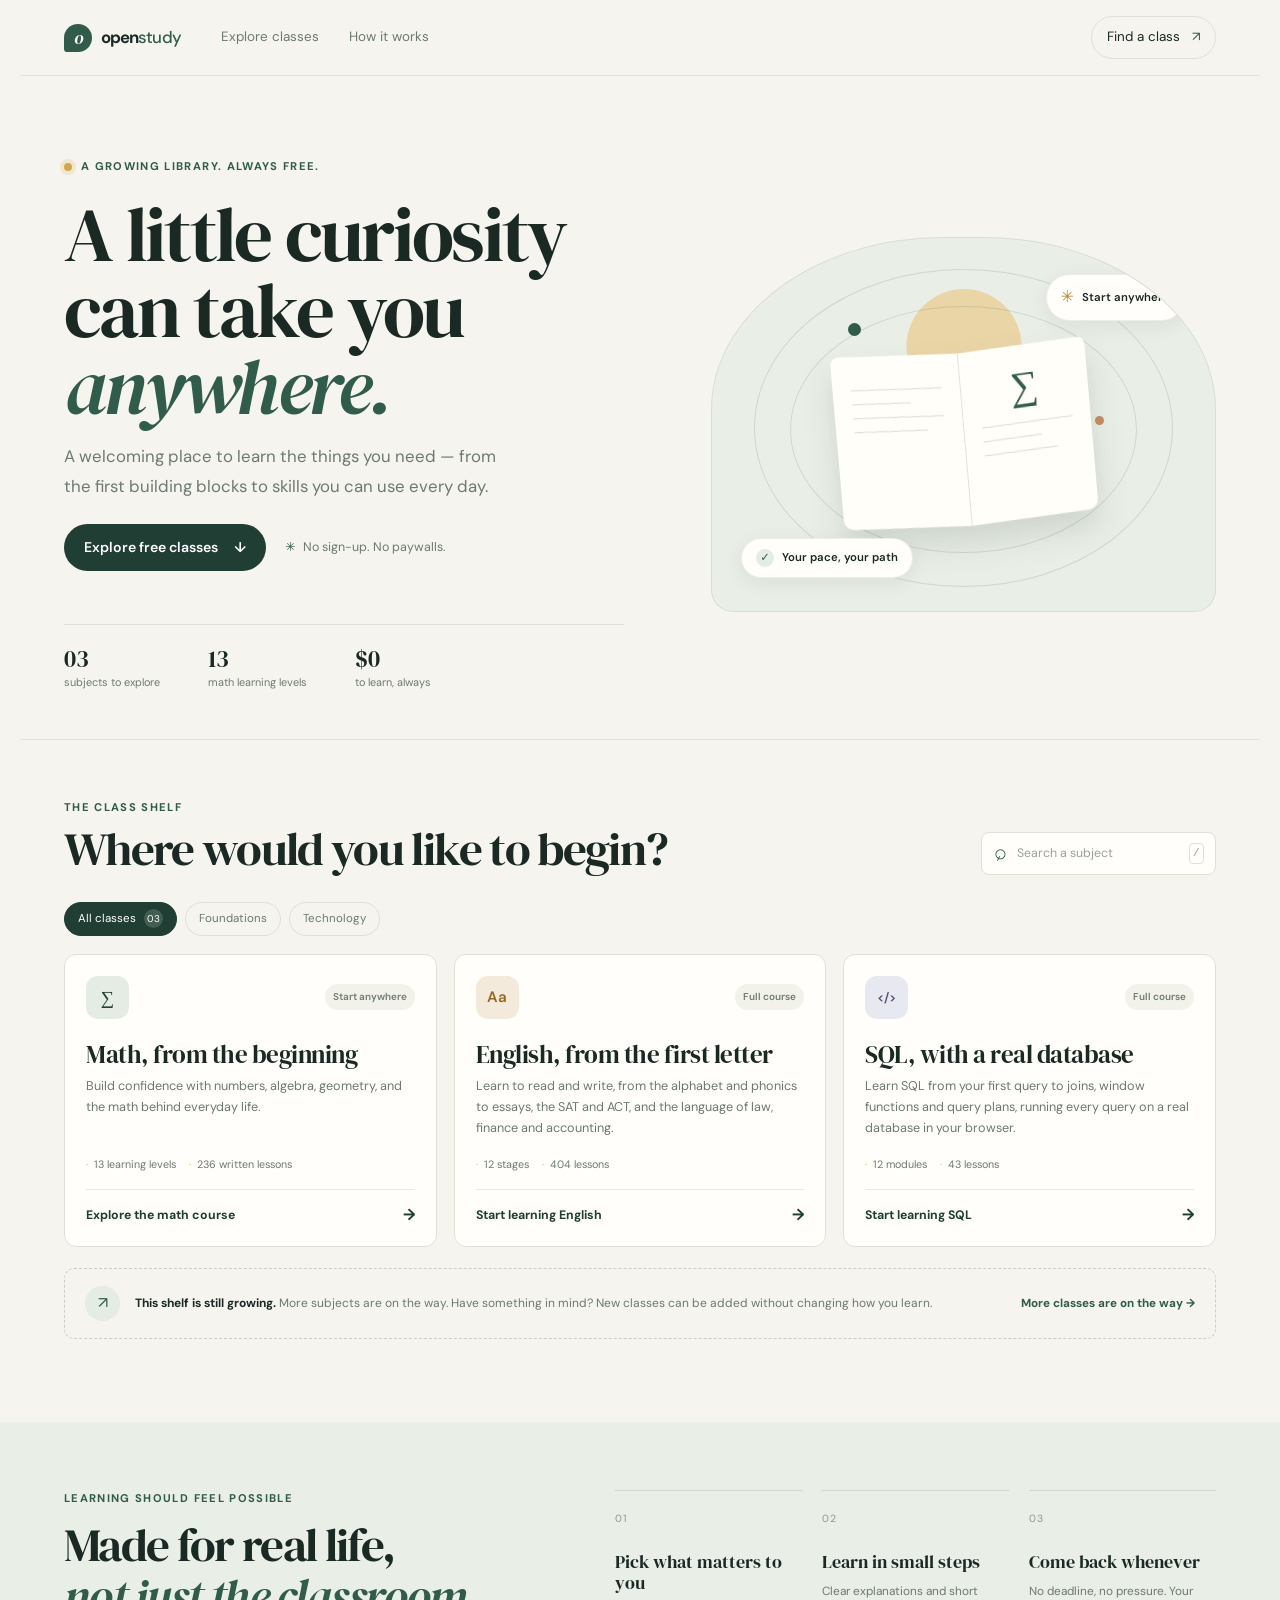
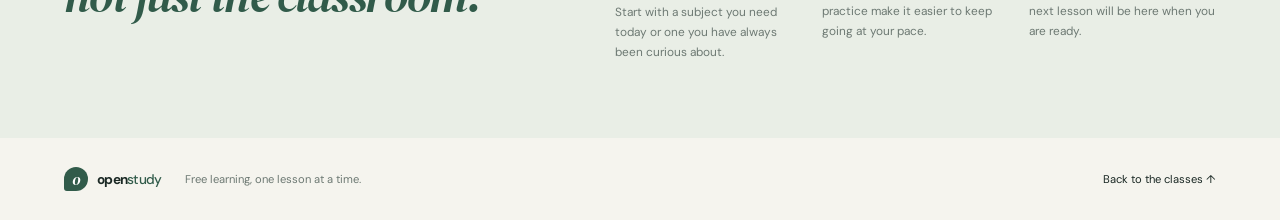
<file: index.html>
<!doctype html>
<html lang="en">
<head>
  <meta charset="utf-8">
  <meta name="viewport" content="width=device-width, initial-scale=1">
  <meta name="description" content="Free, friendly lessons in math, English, and SQL. Learn at your own pace, with no sign-up or paywalls.">
  <meta name="theme-color" content="#f5f4ee">
  <title>Open Study — Free learning, one lesson at a time</title>
  <link rel="stylesheet" href="site.css">
</head>
<body>
  <header class="site-header">
    <a class="brand" href="/" aria-label="Open Study home">
      <span class="brand-mark" aria-hidden="true">o</span>
      <span>open<span class="brand-light">study</span></span>
    </a>
    <nav class="main-nav" aria-label="Main navigation">
      <a href="#classes">Explore classes</a>
      <a href="#about">How it works</a>
    </nav>
    <a class="header-cta" href="#classes">Find a class <span aria-hidden="true">↗</span></a>
  </header>

  <main>
    <section class="hero">
      <div class="hero-copy">
        <div class="eyebrow"><span class="eyebrow-dot"></span> A growing library. Always free.</div>
        <h1>A little curiosity can take you <em>anywhere.</em></h1>
        <p class="hero-intro">A welcoming place to learn the things you need — from the first building blocks to skills you can use every day.</p>
        <div class="hero-actions">
          <a class="button button-dark" href="#classes">Explore free classes <span aria-hidden="true">↓</span></a>
          <span class="no-signup"><span aria-hidden="true">✳</span> No sign-up. No paywalls.</span>
        </div>
        <div class="hero-facts" aria-label="About the learning library">
          <div><strong>03</strong><span>subjects to explore</span></div>
          <div><strong>13</strong><span>math learning levels</span></div>
          <div><strong>$0</strong><span>to learn, always</span></div>
        </div>
      </div>
      <div class="hero-art" aria-label="Illustration of an open book and a growing path">
        <div class="art-note note-top"><span class="note-star">✳</span> Start anywhere</div>
        <div class="art-sun"></div>
        <div class="art-orbit orbit-one"></div>
        <div class="art-orbit orbit-two"></div>
        <div class="art-book">
          <div class="book-page page-left"><span class="book-rule"></span><span class="book-rule short"></span><span class="book-rule"></span><span class="book-rule medium"></span></div>
          <div class="book-page page-right"><span class="book-glyph">∑</span><span class="book-rule"></span><span class="book-rule short"></span><span class="book-rule medium"></span></div>
        </div>
        <div class="art-note note-bottom"><span class="note-check">✓</span> Your pace, your path</div>
      </div>
    </section>

    <section class="classes-section" id="classes">
      <div class="section-heading">
        <div>
          <div class="eyebrow">The class shelf</div>
          <h2>Where would you like to begin?</h2>
        </div>
        <label class="search-box">
          <span class="search-icon" aria-hidden="true">⌕</span>
          <span class="sr-only">Search classes</span>
          <input id="class-search" type="search" placeholder="Search a subject" autocomplete="off">
          <kbd>/</kbd>
        </label>
      </div>
      <div class="filter-row" role="group" aria-label="Filter classes">
        <button class="filter-chip is-active" type="button" data-filter="all" aria-pressed="true">All classes <span>03</span></button>
        <button class="filter-chip" type="button" data-filter="foundations" aria-pressed="false">Foundations</button>
        <button class="filter-chip" type="button" data-filter="technology" aria-pressed="false">Technology</button>
      </div>
      <div class="course-grid" id="course-grid" aria-live="polite"></div>
      <p class="empty-state" id="empty-state" hidden>No classes match that search yet. Try another subject.</p>
      <div class="shelf-note">
        <span class="shelf-note-icon" aria-hidden="true">↗</span>
        <p><strong>This shelf is still growing.</strong> More subjects are on the way. Have something in mind? New classes can be added without changing how you learn.</p>
        <span class="shelf-coming">More classes are on the way <span aria-hidden="true">→</span></span>
      </div>
    </section>

    <section class="how-section" id="about">
      <div class="how-heading">
        <div class="eyebrow">Learning should feel possible</div>
        <h2>Made for real life,<br><em>not just the classroom.</em></h2>
      </div>
      <div class="how-points">
        <article><span class="point-number">01</span><h3>Pick what matters to you</h3><p>Start with a subject you need today or one you have always been curious about.</p></article>
        <article><span class="point-number">02</span><h3>Learn in small steps</h3><p>Clear explanations and short practice make it easier to keep going at your pace.</p></article>
        <article><span class="point-number">03</span><h3>Come back whenever</h3><p>No deadline, no pressure. Your next lesson will be here when you are ready.</p></article>
      </div>
    </section>
  </main>

  <footer class="site-footer">
    <a class="brand footer-brand" href="/" aria-label="Open Study home"><span class="brand-mark" aria-hidden="true">o</span><span>open<span class="brand-light">study</span></span></a>
    <span>Free learning, one lesson at a time.</span>
    <a href="#classes">Back to the classes ↑</a>
  </footer>
  <script src="courses.js"></script>
  <script src="site.js"></script>
</body>
</html>
</file>
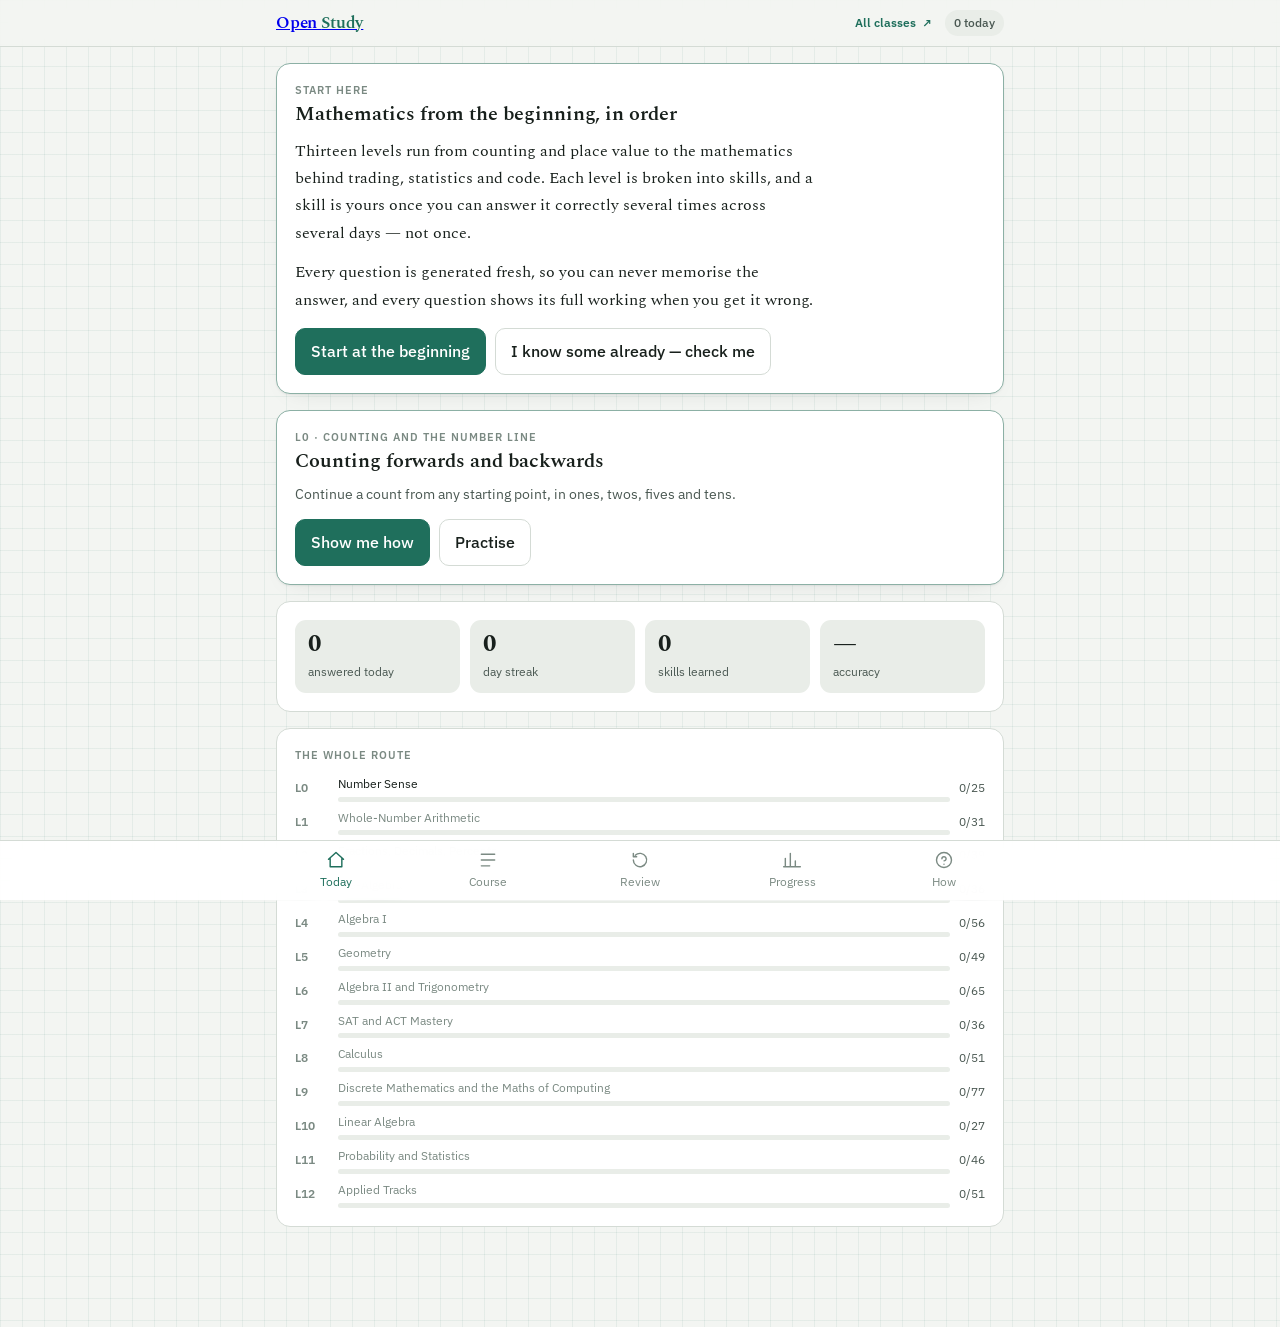
<file: src/index.html>
<!doctype html>
<html lang="en">
<head>
<meta charset="utf-8">
<meta name="viewport" content="width=device-width, initial-scale=1">
<meta name="description" content="A free mathematics course from counting and place value to algebra, geometry, statistics, and quantitative finance.">
<meta name="theme-color" content="#f3f5f2">
<title>Math, from the beginning — Open Study</title>
<link rel="stylesheet" href="https://fonts.googleapis.com/css2?family=Spectral:ital,wght@0,400;0,500;0,600;1,400&family=IBM+Plex+Sans:wght@400;500;600&family=IBM+Plex+Mono:wght@400;500&display=swap">
<style>
/* Layout: one column of cards on a faint graph-paper ground, a sticky status bar
   at the top, and a fixed tab bar at the bottom on phones. Prose is held near
   65 characters; worked solutions sit in a mono face so figures line up. */
:root {
  --paper: #f3f5f2;          /* slightly green-grey, not a neutral default white */
  --card: #ffffff;
  --card-2: #e9ede8;
  --ink: #18201c;
  --ink-2: #4a5852;
  --ink-3: #7b8a83;
  --rule: #d4dbd5;
  --accent: #1f6f5c;         /* pine */
  --accent-soft: #e2efe9;
  --accent-ink: #14503f;
  --warn: #b26a12;           /* amber, for streaks and attention */
  --warn-soft: #fbf0dd;
  --bad: #9c2f33;
  --bad-soft: #fae9e9;
  --good: #1f6f5c;
  --grid: rgba(31, 111, 92, .07);
  --shadow: 0 1px 2px rgba(24, 32, 28, .06), 0 8px 24px -16px rgba(24, 32, 28, .18);
  --ui: "IBM Plex Sans", ui-sans-serif, system-ui, sans-serif;
  --prose: "Spectral", Georgia, "Times New Roman", serif;
  --mono: "IBM Plex Mono", ui-monospace, "SF Mono", Menlo, monospace;
}
@media (prefers-color-scheme: dark) {
  :root:not([data-theme="light"]) {
    --paper: #11150f;
    --card: #181e18;
    --card-2: #212a22;
    --ink: #e7ece6;
    --ink-2: #a9b5ad;
    --ink-3: #7a8880;
    --rule: #2c362e;
    --accent: #58b396;
    --accent-soft: #19291f;
    --accent-ink: #9fd9c4;
    --warn: #d9a351;
    --warn-soft: #2a2213;
    --bad: #e08a8a;
    --bad-soft: #2d1a1a;
    --good: #58b396;
    --grid: rgba(88, 179, 150, .07);
    --shadow: 0 1px 2px rgba(0, 0, 0, .4), 0 10px 30px -18px rgba(0, 0, 0, .7);
    color-scheme: dark;
  }
}
:root[data-theme="dark"] {
  --paper: #11150f; --card: #181e18; --card-2: #212a22;
  --ink: #e7ece6; --ink-2: #a9b5ad; --ink-3: #7a8880; --rule: #2c362e;
  --accent: #58b396; --accent-soft: #19291f; --accent-ink: #9fd9c4;
  --warn: #d9a351; --warn-soft: #2a2213; --bad: #e08a8a; --bad-soft: #2d1a1a;
  --good: #58b396; --grid: rgba(88, 179, 150, .07);
  --shadow: 0 1px 2px rgba(0,0,0,.4), 0 10px 30px -18px rgba(0,0,0,.7);
  color-scheme: dark;
}

* { box-sizing: border-box; }
body {
  margin: 0;
  background-color: var(--paper);
  background-image: linear-gradient(var(--grid) 1px, transparent 1px),
                    linear-gradient(90deg, var(--grid) 1px, transparent 1px);
  background-size: 22px 22px;
  color: var(--ink);
  font-family: var(--ui);
  font-size: 16px;
  line-height: 1.55;
  -webkit-text-size-adjust: 100%;
}
.wrap { max-width: 760px; margin: 0 auto; padding-inline: 16px; padding-block: 0 96px; }

/* ---------- status bar ---------- */
.bar {
  position: sticky; top: env(safe-area-inset-top, 0px); z-index: 20;
  background: color-mix(in srgb, var(--paper) 88%, transparent);
  backdrop-filter: blur(8px);
  border-bottom: 1px solid var(--rule);
}
.bar-in { max-width: 760px; margin: 0 auto; padding: 10px 16px; display: flex; align-items: center; gap: 12px; }
.brand { font-family: var(--prose); font-weight: 600; font-size: 1.05rem; letter-spacing: -.01em; margin-right: auto; }
.brand span { color: var(--accent); }
.hub-link { color: var(--accent); font-size: .76rem; font-weight: 600; text-decoration: none; white-space: nowrap; }
.hub-link span { margin-left: 3px; }
.hub-link:hover { text-decoration: underline; }
.chip {
  display: inline-flex; align-items: center; gap: 5px;
  font-size: .78rem; font-weight: 500; padding: 3px 9px; border-radius: 999px;
  background: var(--card-2); color: var(--ink-2); white-space: nowrap;
  font-variant-numeric: tabular-nums;
}
.chip.flame { background: var(--warn-soft); color: var(--warn); }
.chip.due { background: var(--accent-soft); color: var(--accent-ink); }
.sync { font-size: .7rem; color: var(--ink-3); }
.sync.err { color: var(--bad); }

/* ---------- cards and type ---------- */
.card {
  background: var(--card); border: 1px solid var(--rule); border-radius: 14px;
  padding: 18px; margin-top: 16px; box-shadow: var(--shadow);
}
.card.flat { box-shadow: none; }
.card.lead { border-color: color-mix(in srgb, var(--accent) 40%, var(--rule)); }
h1 { font-family: var(--prose); font-size: 1.6rem; line-height: 1.2; margin: 24px 0 4px; text-wrap: balance; font-weight: 600; }
h2 { font-family: var(--prose); font-size: 1.22rem; margin: 0 0 8px; text-wrap: balance; font-weight: 600; }
h3 { font-size: .95rem; margin: 0 0 6px; font-weight: 600; }
p { margin: 0 0 10px; }
.prose { font-family: var(--prose); font-size: 1.02rem; line-height: 1.68; max-width: 65ch; }
.prose p { margin: 0 0 12px; }
.eyebrow { font-size: .7rem; letter-spacing: .09em; text-transform: uppercase; color: var(--ink-3); font-weight: 600; }
.muted { color: var(--ink-2); }
.small { font-size: .85rem; }
.tiny { font-size: .76rem; }
code { font-family: var(--mono); font-size: .9em; background: var(--card-2); padding: 1px 5px; border-radius: 4px; }

/* ---------- maths typesetting (no external library, so it renders everywhere) ---------- */
.math { font-family: var(--mono); font-size: .97em; white-space: nowrap; }
.mfrac { display: inline-flex; flex-direction: column; vertical-align: -0.55em; text-align: center; margin: 0 .18em; }
.mfrac .mnum { border-bottom: 1.2px solid currentColor; padding: 0 .25em; line-height: 1.25; }
.mfrac .mden { padding: 0 .25em; line-height: 1.25; }
.mroot { white-space: nowrap; }
.mroot .mrad { padding-right: .05em; }
.mroot .mrtc { border-top: 1.2px solid currentColor; padding: 0 .15em; }
.math sup { font-size: .72em; }
.math sub { font-size: .72em; }

/* ---------- geometry diagrams ---------- */
.fig {
  display: block; width: 100%; max-width: 300px; height: auto; margin: 4px auto 14px;
  color: var(--ink);
}
.fig text { font-variant-numeric: tabular-nums; }

/* ---------- buttons ---------- */
.btn {
  font: inherit; font-weight: 500; cursor: pointer; border-radius: 10px;
  border: 1px solid var(--rule); background: var(--card); color: var(--ink);
  padding: 10px 15px; display: inline-flex; align-items: center; justify-content: center; gap: 7px;
  min-height: 42px;
}
.btn:hover { border-color: var(--accent); }
.btn:focus-visible { outline: 2px solid var(--accent); outline-offset: 2px; }
.btn.primary { background: var(--accent); border-color: var(--accent); color: #fff; }
:root[data-theme="dark"] .btn.primary, :root:not([data-theme="light"]) .btn.primary { color: #08140f; }
@media (prefers-color-scheme: light) { :root:not([data-theme="dark"]) .btn.primary { color: #fff; } }
.btn.primary:hover { filter: brightness(1.06); }
.btn.ghost { background: transparent; }
.btn.small { padding: 6px 11px; min-height: 34px; font-size: .85rem; }
.btn[disabled] { opacity: .45; cursor: not-allowed; }
.btn-row { display: flex; flex-wrap: wrap; gap: 9px; margin-top: 14px; }

/* ---------- progress ---------- */
.meter { height: 7px; border-radius: 99px; background: var(--card-2); overflow: hidden; }
.meter > i { display: block; height: 100%; background: var(--accent); border-radius: 99px; }
.meter.thin { height: 5px; }
.meter > i.built { background: repeating-linear-gradient(135deg, var(--ink-3) 0 3px, transparent 3px 7px); opacity: .5; }
.stat-row { display: flex; gap: 10px; flex-wrap: wrap; }
.stat {
  flex: 1 1 110px; min-width: 0; background: var(--card-2); border-radius: 11px; padding: 11px 13px;
}
.stat b { display: block; font-size: 1.5rem; line-height: 1.1; font-variant-numeric: tabular-nums; font-family: var(--prose); }
.stat span { font-size: .74rem; color: var(--ink-2); }

/* ---------- level / module / skill lists ---------- */
.lvl { border: 1px solid var(--rule); border-radius: 13px; background: var(--card); margin-top: 11px; overflow: hidden; }
.lvl > summary {
  cursor: pointer; padding: 13px 15px; display: grid; gap: 3px 11px; list-style: none;
  grid-template-columns: 42px 1fr auto; align-items: center;
}
.lvl > summary::-webkit-details-marker { display: none; }
.lvl-tag {
  grid-row: span 2; width: 42px; height: 42px; border-radius: 11px; display: grid; place-items: center;
  background: var(--accent-soft); color: var(--accent-ink); font-weight: 600; font-size: .86rem;
}
.lvl.locked .lvl-tag { background: var(--card-2); color: var(--ink-3); }
.lvl-name { font-family: var(--prose); font-weight: 600; font-size: 1.02rem; }
.lvl-meta { grid-column: 2 / span 2; font-size: .78rem; color: var(--ink-2); font-variant-numeric: tabular-nums; }
.lvl-body { padding: 0 15px 13px; border-top: 1px solid var(--rule); }
.mod { padding: 11px 0; border-bottom: 1px dashed var(--rule); }
.mod:last-child { border-bottom: 0; }
.mod-head { display: flex; align-items: baseline; gap: 9px; }
.mod-head b { font-weight: 600; font-size: .94rem; }
.mod-aim { font-size: .82rem; color: var(--ink-2); margin: 2px 0 8px; }
.skill {
  display: flex; align-items: center; gap: 9px; padding: 6px 0; min-width: 0;
}
.skill-dot { width: 9px; height: 9px; border-radius: 99px; background: var(--card-2); flex: none; border: 1px solid var(--rule); }
.skill-dot.l1 { background: var(--warn); border-color: var(--warn); }
.skill-dot.l3 { background: var(--accent); border-color: var(--accent); }
.skill-dot.l5 { background: var(--accent); border-color: var(--accent); box-shadow: 0 0 0 3px var(--accent-soft); }
.skill-name { flex: 1 1 auto; min-width: 0; font-size: .89rem; }
.skill-name small { display: block; color: var(--ink-3); font-size: .76rem; }
.soon { font-size: .7rem; color: var(--ink-3); border: 1px dashed var(--rule); padding: 1px 6px; border-radius: 6px; flex: none; }

/* ---------- question card ---------- */
.qmeta { display: flex; align-items: center; gap: 9px; margin-bottom: 12px; }
.dots { display: flex; gap: 4px; flex-wrap: wrap; margin-left: auto; }
.dots i { width: 8px; height: 8px; border-radius: 99px; background: var(--card-2); border: 1px solid var(--rule); }
.dots i.ok { background: var(--good); border-color: var(--good); }
.dots i.no { background: var(--bad); border-color: var(--bad); }
.dots i.now { box-shadow: 0 0 0 3px var(--accent-soft); }
.qtext { font-family: var(--prose); font-size: 1.16rem; line-height: 1.5; margin: 0 0 16px; }
.qtext .math { font-size: 1.02em; }
input[type="text"], input[type="number"] {
  font: inherit; font-family: var(--mono); width: 100%; padding: 12px 13px; border-radius: 10px;
  border: 1.5px solid var(--rule); background: var(--card); color: var(--ink); min-width: 0;
}
input:focus { outline: none; border-color: var(--accent); }
.keypad { display: flex; gap: 6px; flex-wrap: wrap; margin-top: 8px; }
.keypad button {
  font: inherit; font-family: var(--mono); cursor: pointer; background: var(--card-2);
  border: 1px solid var(--rule); border-radius: 8px; padding: 5px 11px; color: var(--ink-2); min-height: 34px;
}
.keypad button:hover { border-color: var(--accent); color: var(--ink); }
.fields { display: grid; gap: 10px; }
.field label { display: block; font-size: .78rem; color: var(--ink-2); margin-bottom: 4px; }
.choices { display: grid; gap: 9px; }
.choice {
  text-align: left; font: inherit; cursor: pointer; padding: 12px 14px; border-radius: 11px;
  border: 1.5px solid var(--rule); background: var(--card); color: var(--ink); min-height: 46px;
}
.choice:hover { border-color: var(--accent); }
.choice.picked { border-color: var(--accent); background: var(--accent-soft); }
.choice.right { border-color: var(--good); background: var(--accent-soft); }
.choice.wrong { border-color: var(--bad); background: var(--bad-soft); }

.verdict { border-radius: 11px; padding: 13px 15px; margin-top: 14px; }
.verdict.ok { background: var(--accent-soft); border: 1px solid color-mix(in srgb, var(--good) 35%, transparent); }
.verdict.no { background: var(--bad-soft); border: 1px solid color-mix(in srgb, var(--bad) 35%, transparent); }
.verdict b { font-size: .95rem; }
.steps { margin: 10px 0 0; padding: 0; list-style: none; counter-reset: s; }
.steps li {
  font-family: var(--mono); font-size: .86rem; line-height: 1.6; padding: 7px 0 7px 30px;
  position: relative; border-top: 1px solid var(--rule);
}
.steps li:before {
  counter-increment: s; content: counter(s);
  position: absolute; left: 0; top: 7px; width: 20px; height: 20px; border-radius: 99px;
  background: var(--card-2); color: var(--ink-2); font-size: .7rem; display: grid; place-items: center;
}
.steps li strong { font-family: var(--ui); }

/* ---------- tab bar ---------- */
.tabs {
  position: fixed; left: 0; right: 0; bottom: 0; z-index: 30;
  background: color-mix(in srgb, var(--card) 94%, transparent);
  backdrop-filter: blur(10px);
  border-top: 1px solid var(--rule);
  padding-bottom: env(safe-area-inset-bottom, 0px);
}
.tabs-in { max-width: 760px; margin: 0 auto; display: flex; }
.tab {
  flex: 1; font: inherit; font-size: .72rem; cursor: pointer; background: none; border: 0;
  color: var(--ink-3); padding: 9px 4px 10px; display: grid; gap: 3px; justify-items: center;
}
.tab svg { width: 20px; height: 20px; stroke: currentColor; fill: none; stroke-width: 1.7; }
.tab.on { color: var(--accent); }
.hide { display: none; }

@media (min-width: 620px) {
  .wrap { padding-block: 0 40px; }
  .tabs { position: sticky; top: auto; bottom: 0; }
  h1 { font-size: 1.95rem; }
}
@media (prefers-reduced-motion: no-preference) {
  .card, .verdict { animation: rise .22s ease-out; }
  @keyframes rise { from { opacity: .4; transform: translateY(4px); } to { opacity: 1; transform: none; } }
}
</style>
</head>
<body>

<div class="bar">
  <div class="bar-in">
    <a class="brand" href="/">Open <span>Study</span></a>
    <a class="hub-link" href="/">All classes <span aria-hidden="true">↗</span></a>
    <span class="chip flame hide" id="chip-streak"></span>
    <span class="chip due hide" id="chip-due"></span>
    <span class="chip" id="chip-today"></span>
  </div>
</div>

<div class="wrap" id="view">
  <div class="card">
    <div class="eyebrow">Loading</div>
    <h2>Getting your progress</h2>
    <p class="muted small">If this is your first time, you will start at counting and place value.</p>
  </div>
</div>

<nav class="tabs" aria-label="Sections">
  <div class="tabs-in" id="tabs"></div>
</nav>

<script src="mathcore.js"></script>
<script src="figures.js"></script>
<script src="curriculum.js"></script>
<script src="generators.js"></script>
<script src="grade.js"></script>
<script src="engine.js"></script>
<script src="store.js"></script>
<script src="app.js"></script>
</body>
</html>
</file>
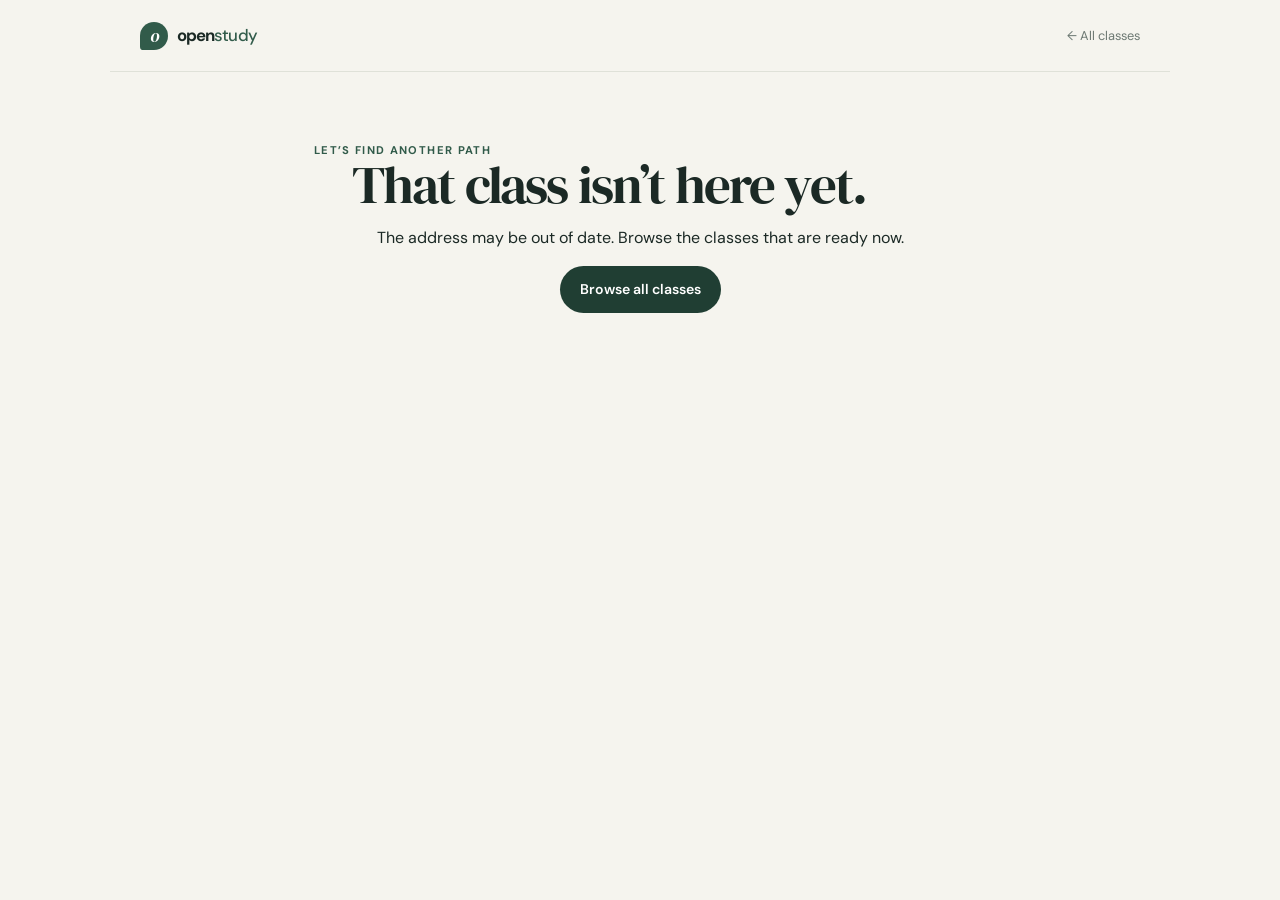
<file: course.html>
<!doctype html>
<html lang="en">
<head>
  <meta charset="utf-8">
  <meta name="viewport" content="width=device-width, initial-scale=1">
  <meta name="description" content="Free, self-paced lessons from Open Study.">
  <meta name="theme-color" content="#f5f4ee">
  <title>Free lessons — Open Study</title>
  <link rel="stylesheet" href="site.css">
</head>
<body>
  <div id="course-app"></div>
  <script src="courses.js"></script>
  <script src="site.js"></script>
</body>
</html>
</file>
<file: site.css>
@import url("https://fonts.googleapis.com/css2?family=DM+Sans:wght@400;500;600;700&family=DM+Serif+Display:ital@0;1&display=swap");

:root {
  color-scheme: light;
  --paper: #f5f4ee;
  --white: #fffefa;
  --ink: #1b2925;
  --muted: #6d7973;
  --line: #dfe1d8;
  --green: #315b4a;
  --green-dark: #203e33;
  --green-soft: #e4ece3;
  --gold: #d5a64e;
  --serif: "DM Serif Display", Georgia, serif;
  --sans: "DM Sans", ui-sans-serif, system-ui, sans-serif;
}

* { box-sizing: border-box; }
html { scroll-behavior: smooth; scroll-padding-top: 90px; }
body { margin: 0; background: var(--paper); color: var(--ink); font: 16px/1.55 var(--sans); -webkit-font-smoothing: antialiased; }
a { color: inherit; }
button, input { font: inherit; }
.sr-only { position: absolute; width: 1px; height: 1px; padding: 0; margin: -1px; overflow: hidden; clip: rect(0, 0, 0, 0); white-space: nowrap; border: 0; }
.site-header { max-width: 1240px; min-height: 76px; margin: 0 auto; padding: 0 44px; display: flex; align-items: center; gap: 40px; border-bottom: 1px solid var(--line); }
.brand { display: inline-flex; align-items: center; gap: 9px; text-decoration: none; font-size: 1.05rem; font-weight: 700; letter-spacing: -.055em; white-space: nowrap; }
.brand-mark { display: grid; place-items: center; width: 28px; height: 28px; border-radius: 50% 50% 50% 12%; background: var(--green); color: #fff; font: italic 1.15rem var(--serif); }
.brand-light { color: var(--green); font-weight: 500; }
.main-nav { display: flex; align-items: center; gap: 30px; margin-right: auto; }
.main-nav a, .header-cta { font-size: .84rem; text-decoration: none; }
.main-nav a { color: var(--muted); }
.main-nav a:hover, .site-footer a:hover { color: var(--green); }
.header-cta { padding: 10px 15px; border: 1px solid var(--line); border-radius: 999px; }
.header-cta span { margin-left: 8px; color: var(--green); }
.hero { max-width: 1240px; min-height: 565px; margin: auto; padding: 82px 44px 48px; display: grid; grid-template-columns: 1.03fr .97fr; align-items: center; gap: 35px; }
.hero-copy { max-width: 560px; }
.eyebrow { display: flex; align-items: center; gap: 9px; color: var(--green); font-size: .7rem; font-weight: 700; letter-spacing: .12em; text-transform: uppercase; }
.eyebrow-dot { width: 8px; height: 8px; border-radius: 50%; background: var(--gold); box-shadow: 0 0 0 4px #efe6d1; }
h1, h2, h3, p { margin-top: 0; }
h1, h2 { font-family: var(--serif); font-weight: 400; letter-spacing: -.035em; }
h1 { max-width: 590px; margin: 21px 0 18px; font-size: clamp(3.4rem, 6vw, 5.45rem); line-height: .99; }
h1 em, .how-heading em { color: var(--green); font-weight: 400; }
.hero-intro { max-width: 445px; margin-bottom: 23px; color: var(--muted); font-size: 1.05rem; line-height: 1.75; }
.hero-actions { display: flex; align-items: center; gap: 19px; flex-wrap: wrap; }
.button { display: inline-flex; min-height: 47px; align-items: center; justify-content: center; gap: 16px; padding: 0 20px; border-radius: 999px; text-decoration: none; font-size: .88rem; font-weight: 600; transition: transform .18s ease, background .18s ease; }
.button:hover { transform: translateY(-2px); }
.button-dark { background: var(--green-dark); color: white; }
.button-dark:hover { background: var(--green); }
.no-signup { color: var(--muted); font-size: .78rem; }
.no-signup span { margin-right: 5px; color: var(--green); }
.hero-facts { display: flex; gap: clamp(22px, 4vw, 48px); margin-top: 53px; padding-top: 22px; border-top: 1px solid var(--line); }
.hero-facts div { display: grid; gap: 3px; }
.hero-facts strong { font-family: var(--serif); font-size: 1.5rem; font-weight: 400; line-height: 1; }
.hero-facts span { color: var(--muted); font-size: .68rem; }
.hero-art { position: relative; min-height: 375px; max-width: 505px; width: 100%; justify-self: end; overflow: hidden; border: 1px solid #d9ded4; border-radius: 46% 46% 22px 22px; background: #e9eee6; }
.hero-art::before, .hero-art::after { position: absolute; content: ""; border: 1px solid rgba(49, 91, 74, .15); border-radius: 50%; }
.hero-art::before { inset: 31px 42px 24px; }
.hero-art::after { inset: 68px 78px 58px; }
.art-sun { position: absolute; top: 51px; left: 50%; width: 115px; height: 115px; border-radius: 50%; background: #ead5a7; transform: translateX(-50%); }
.art-orbit { position: absolute; z-index: 1; border-radius: 50%; }
.orbit-one { top: 85px; left: 27%; width: 13px; height: 13px; background: var(--green); }
.orbit-two { top: 178px; right: 22%; width: 9px; height: 9px; background: #c78d62; }
.art-book { position: absolute; z-index: 2; top: 112px; left: 50%; width: 254px; height: 173px; display: flex; transform: translateX(-50%) rotate(-5deg); filter: drop-shadow(0 17px 15px rgba(41, 62, 50, .14)); }
.book-page { position: relative; flex: 1; padding: 33px 18px 20px; background: #fffef9; }
.page-left { border-radius: 8px 0 0 10px; transform: skewY(3deg); }
.page-right { border-radius: 0 8px 10px 0; transform: skewY(-3deg); border-left: 1px solid #e3e2da; }
.book-rule { display: block; height: 1px; margin-bottom: 13px; background: #d9ddd4; }
.book-rule.short { width: 65%; }
.book-rule.medium { width: 82%; }
.book-glyph { display: block; margin: -20px 0 10px; color: var(--green); font: 2.45rem var(--serif); text-align: center; }
.art-note { position: absolute; z-index: 3; display: flex; align-items: center; gap: 8px; padding: 10px 14px; border: 1px solid rgba(27, 41, 37, .08); border-radius: 999px; background: var(--white); box-shadow: 0 5px 20px rgba(30, 55, 43, .07); font-size: .71rem; font-weight: 600; }
.note-top { top: 36px; right: 30px; }
.note-bottom { bottom: 33px; left: 29px; }
.note-star { color: #b88630; font-size: 1rem; }
.note-check { display: grid; place-items: center; width: 18px; height: 18px; border-radius: 50%; background: var(--green-soft); color: var(--green); }
.classes-section { max-width: 1240px; margin: 0 auto; padding: 59px 44px 83px; border-top: 1px solid var(--line); }
.section-heading { display: flex; align-items: end; justify-content: space-between; gap: 25px; }
.section-heading h2, .how-heading h2 { margin: 8px 0 0; font-size: clamp(2rem, 3.7vw, 3.15rem); line-height: 1.06; }
.search-box { display: flex; min-width: 235px; height: 43px; align-items: center; gap: 9px; padding: 0 11px; border: 1px solid var(--line); border-radius: 8px; background: var(--white); }
.search-icon { color: var(--green); font-size: 1.35rem; line-height: 1; transform: rotate(-20deg); }
.search-box input { width: 100%; min-width: 0; border: 0; outline: 0; background: transparent; color: var(--ink); font-size: .77rem; }
.search-box input::placeholder { color: #9aa19a; }
kbd { display: grid; width: 19px; height: 21px; place-items: center; border: 1px solid var(--line); border-radius: 4px; color: #959d96; font-size: .69rem; }
.filter-row { display: flex; gap: 8px; margin: 27px 0 18px; flex-wrap: wrap; }
.filter-chip { display: inline-flex; min-height: 34px; align-items: center; gap: 8px; padding: 0 13px; border: 1px solid var(--line); border-radius: 999px; background: transparent; color: var(--muted); cursor: pointer; font-size: .72rem; }
.filter-chip:hover { border-color: #9aa99e; color: var(--ink); }
.filter-chip.is-active { border-color: var(--green-dark); background: var(--green-dark); color: white; }
.filter-chip span { display: grid; min-width: 19px; height: 19px; place-items: center; border-radius: 50%; background: rgba(255, 255, 255, .16); font-size: .62rem; }
.course-grid { display: grid; grid-template-columns: repeat(3, minmax(0, 1fr)); gap: 17px; }
.course-card { position: relative; min-height: 270px; display: flex; flex-direction: column; padding: 21px 21px 18px; border: 1px solid var(--line); border-radius: 12px; background: var(--white); transition: transform .18s ease, box-shadow .18s ease, border-color .18s ease; }
.course-card:hover { transform: translateY(-3px); border-color: #bdc9be; box-shadow: 0 12px 28px rgba(31, 54, 43, .07); }
.course-card[hidden] { display: none; }
.card-top { display: flex; align-items: center; justify-content: space-between; }
.course-icon { display: grid; width: 43px; height: 43px; place-items: center; border-radius: 12px; background: var(--green-soft); color: var(--green-dark); font: 1.17rem var(--serif); }
.course-card[data-course="english"] .course-icon { background: #f3eadb; color: #916824; font: 600 .95rem var(--sans); }
.course-card[data-course="sql"] .course-icon { background: #e8e8f1; color: #515278; font: 600 .8rem var(--sans); }
.course-label { padding: 5px 8px; border-radius: 999px; background: #f2f2eb; color: var(--muted); font-size: .62rem; font-weight: 600; }
.course-title { margin: 21px 0 8px; font: 1.55rem/1.15 var(--serif); letter-spacing: -.02em; }
.course-summary { max-width: 330px; margin: 0 0 17px; color: var(--muted); font-size: .79rem; line-height: 1.65; }
.course-meta { display: flex; gap: 13px; margin-top: auto; color: var(--muted); font-size: .67rem; }
.course-meta span::before { content: "·"; margin-right: 6px; color: var(--gold); }
.course-link { display: flex; align-items: center; justify-content: space-between; margin-top: 17px; padding-top: 13px; border-top: 1px solid #e8e9e2; color: var(--green-dark); font-size: .77rem; font-weight: 700; text-decoration: none; }
.course-link span { font-size: 1rem; transition: transform .18s ease; }
.course-link:hover span { transform: translateX(4px); }
.empty-state { margin: 26px 0; color: var(--muted); text-align: center; font-size: .9rem; }
.shelf-note { display: flex; align-items: center; gap: 15px; margin-top: 21px; padding: 17px 20px; border: 1px dashed #c9cec3; border-radius: 10px; }
.shelf-note-icon { display: grid; width: 35px; height: 35px; flex: none; place-items: center; border-radius: 50%; background: var(--green-soft); color: var(--green); }
.shelf-note p { margin: 0 auto 0 0; color: var(--muted); font-size: .75rem; }
.shelf-note p strong { color: var(--ink); }
.shelf-coming { flex: none; color: var(--green); font-size: .73rem; font-weight: 700; }
.how-section { display: grid; grid-template-columns: .9fr 1.1fr; gap: 60px; padding: 68px max(44px, calc((100vw - 1152px) / 2)) 76px; background: #e9eee6; }
.how-heading h2 { max-width: 440px; margin-top: 13px; }
.how-points { display: grid; grid-template-columns: repeat(3, 1fr); gap: 20px; align-self: center; }
.how-points article { padding-top: 14px; border-top: 1px solid #cdd6cb; }
.point-number { color: #8a9a8d; font-size: .65rem; letter-spacing: .08em; }
.how-points h3 { margin: 22px 0 8px; font: 1.1rem/1.2 var(--serif); }
.how-points p { margin: 0; color: var(--muted); font-size: .74rem; line-height: 1.7; }
.site-footer { max-width: 1240px; min-height: 82px; margin: auto; padding: 17px 44px; display: flex; align-items: center; gap: 24px; }
.site-footer > span { margin-right: auto; color: var(--muted); font-size: .7rem; }
.site-footer > a:last-child { font-size: .7rem; text-decoration: none; }
.footer-brand { font-size: .85rem; }
.footer-brand .brand-mark { width: 24px; height: 24px; font-size: .98rem; }

.course-page { min-height: 100vh; }
.course-header { max-width: 1060px; min-height: 72px; margin: auto; padding: 0 30px; display: flex; align-items: center; gap: 24px; border-bottom: 1px solid var(--line); }
.course-header .brand { margin-right: auto; }
.back-link { margin-left: auto; color: var(--muted); font-size: .8rem; text-decoration: none; }
.back-link:hover { color: var(--green); }
.course-shell { max-width: 1060px; margin: auto; padding: 48px 30px 74px; }
.course-intro { padding-bottom: 27px; border-bottom: 1px solid var(--line); }
.course-intro h1 { max-width: 750px; margin: 13px 0 9px; font-size: clamp(2.8rem, 6vw, 4.5rem); }
.course-intro p { max-width: 610px; margin: 0; color: var(--muted); }
.course-layout { display: grid; grid-template-columns: 275px minmax(0, 1fr); gap: 47px; padding-top: 30px; }
.lesson-sidebar h2 { margin: 0 0 13px; font: 1.1rem var(--serif); }
.lesson-list { display: grid; gap: 7px; }
.lesson-pick { display: flex; align-items: center; gap: 11px; width: 100%; padding: 11px; border: 1px solid transparent; border-radius: 8px; background: transparent; color: var(--ink); text-align: left; cursor: pointer; }
.lesson-pick:hover { background: #eeeee7; }
.lesson-pick.is-current { border-color: #d8ded5; background: var(--white); }
.lesson-pick.is-complete .lesson-number { background: var(--green); color: white; }
.lesson-number { display: grid; width: 27px; height: 27px; flex: none; place-items: center; border-radius: 50%; background: #e9e9e1; color: var(--muted); font-size: .7rem; }
.lesson-pick-title { display: grid; gap: 2px; font-size: .75rem; font-weight: 600; }
.lesson-pick-title small { color: var(--muted); font-size: .64rem; font-weight: 400; }
.lesson-content { min-width: 0; padding: 25px 29px 29px; border: 1px solid var(--line); border-radius: 12px; background: var(--white); }
.lesson-kicker { color: var(--muted); font-size: .68rem; letter-spacing: .08em; text-transform: uppercase; }
.lesson-content h2 { margin: 7px 0 21px; font-size: 2rem; line-height: 1.12; }
.lesson-body p { color: #4e5b55; font-size: .91rem; line-height: 1.8; }
.lesson-body h3 { margin: 24px 0 9px; font: 1.2rem var(--serif); }
.lesson-example { overflow-x: auto; margin: 18px 0; padding: 17px 19px; border-radius: 8px; background: #24362f; color: #eef3ed; font: .84rem/1.8 ui-monospace, SFMono-Regular, Menlo, monospace; white-space: pre-wrap; }
.lesson-callout { margin: 18px 0; padding: 13px 16px; border-left: 3px solid var(--gold); background: #f4f0e6; color: #59635b; font-size: .8rem; }
.quiz { margin-top: 27px; padding: 19px; border: 1px solid #e3e5dd; border-radius: 9px; background: #faf9f4; }
.quiz h3 { margin: 0 0 7px; font: 1.15rem var(--serif); }
.quiz-question { margin: 0 0 13px; font-size: .82rem; font-weight: 600; }
.quiz-options { display: grid; gap: 7px; }
.quiz-option { width: 100%; padding: 10px 12px; border: 1px solid var(--line); border-radius: 7px; background: var(--white); color: var(--ink); text-align: left; cursor: pointer; font-size: .78rem; }
.quiz-option:hover:not(:disabled) { border-color: #8da293; }
.quiz-option:disabled { cursor: default; }
.quiz-option.is-right { border-color: #8eaa96; background: #e8f0e8; }
.quiz-option.is-wrong { border-color: #d6a09a; background: #f8e9e5; }
.quiz-feedback { min-height: 23px; margin: 11px 0 0; color: var(--muted); font-size: .76rem; }
.quiz-feedback.is-right { color: var(--green); }
.quiz-feedback.is-wrong { color: #a3443b; }
.course-progress { margin-top: 20px; color: var(--muted); font-size: .73rem; }
.course-progress strong { color: var(--green-dark); }
.course-footer { max-width: 1060px; margin: auto; padding: 18px 30px 35px; color: var(--muted); font-size: .72rem; }
.not-found { max-width: 700px; margin: 70px auto; padding: 0 24px; text-align: center; }
.not-found h1 { margin: 0 0 14px; font-size: 3.3rem; }

@media (max-width: 800px) {
  .site-header { padding: 0 24px; gap: 24px; }
  .hero { min-height: auto; padding: 66px 24px 40px; grid-template-columns: 1fr 1fr; gap: 16px; }
  h1 { font-size: clamp(3rem, 7.5vw, 4.5rem); }
  .hero-art { min-height: 310px; }
  .art-book { transform: translateX(-50%) rotate(-5deg) scale(.82); }
  .art-note { font-size: .62rem; }
  .classes-section { padding: 50px 24px 63px; }
  .course-grid { grid-template-columns: repeat(2, minmax(0, 1fr)); }
  .how-section { grid-template-columns: 1fr; gap: 35px; padding: 52px 24px 59px; }
  .site-footer { padding-inline: 24px; }
}
@media (max-width: 560px) {
  .site-header { min-height: 65px; padding: 0 18px; gap: 10px; }
  .main-nav { display: none; }
  .header-cta { margin-left: auto; padding: 8px 12px; font-size: .72rem; }
  .hero { padding: 52px 20px 31px; grid-template-columns: 1fr; }
  h1 { max-width: 450px; margin-top: 18px; font-size: clamp(3.3rem, 14vw, 4.2rem); }
  .hero-intro { font-size: .94rem; }
  .hero-facts { gap: 0; justify-content: space-between; margin-top: 34px; }
  .hero-facts span { font-size: .6rem; }
  .hero-art { min-height: 275px; max-width: 420px; justify-self: center; margin-top: 10px; }
  .art-sun { top: 35px; width: 100px; height: 100px; }
  .art-book { top: 78px; transform: translateX(-50%) rotate(-5deg) scale(.74); }
  .art-note { padding: 8px 11px; }
  .note-top { top: 20px; right: 14px; }
  .note-bottom { bottom: 19px; left: 13px; }
  .classes-section { padding: 43px 20px 52px; }
  .section-heading { align-items: stretch; flex-direction: column; gap: 19px; }
  .section-heading h2 { font-size: 2.35rem; }
  .search-box { min-width: 0; }
  .filter-row { margin: 19px 0 15px; }
  .course-grid { grid-template-columns: 1fr; gap: 11px; }
  .course-card { min-height: 246px; padding: 18px; }
  .shelf-note { align-items: flex-start; flex-wrap: wrap; gap: 10px; padding: 14px; }
  .shelf-note p { flex-basis: calc(100% - 48px); }
  .shelf-coming { margin-left: 45px; }
  .how-section { padding: 45px 20px 50px; }
  .how-heading h2 { font-size: 2.5rem; }
  .how-points { grid-template-columns: 1fr; gap: 20px; }
  .how-points article { display: grid; grid-template-columns: 34px 1fr; column-gap: 9px; }
  .point-number { grid-row: span 2; padding-top: 5px; }
  .how-points h3 { margin: 0 0 5px; }
  .site-footer { min-height: 74px; padding: 14px 20px; gap: 11px; flex-wrap: wrap; }
  .site-footer > span { font-size: .63rem; }
  .site-footer > a:last-child { display: none; }
  .course-header { min-height: 64px; padding: 0 17px; }
  .course-header .back-link { font-size: .71rem; }
  .course-shell { padding: 35px 17px 51px; }
  .course-intro h1 { font-size: 3rem; }
  .course-layout { grid-template-columns: 1fr; gap: 20px; padding-top: 20px; }
  .lesson-list { grid-template-columns: repeat(2, minmax(0, 1fr)); gap: 5px; }
  .lesson-pick { gap: 7px; padding: 8px 5px; }
  .lesson-content { padding: 19px 17px 21px; }
  .lesson-content h2 { font-size: 1.7rem; }
  .course-footer { padding: 14px 17px 25px; }
}
@media (prefers-reduced-motion: reduce) {
  *, *::before, *::after { scroll-behavior: auto !important; transition-duration: .01ms !important; animation-duration: .01ms !important; }
}
</file>
